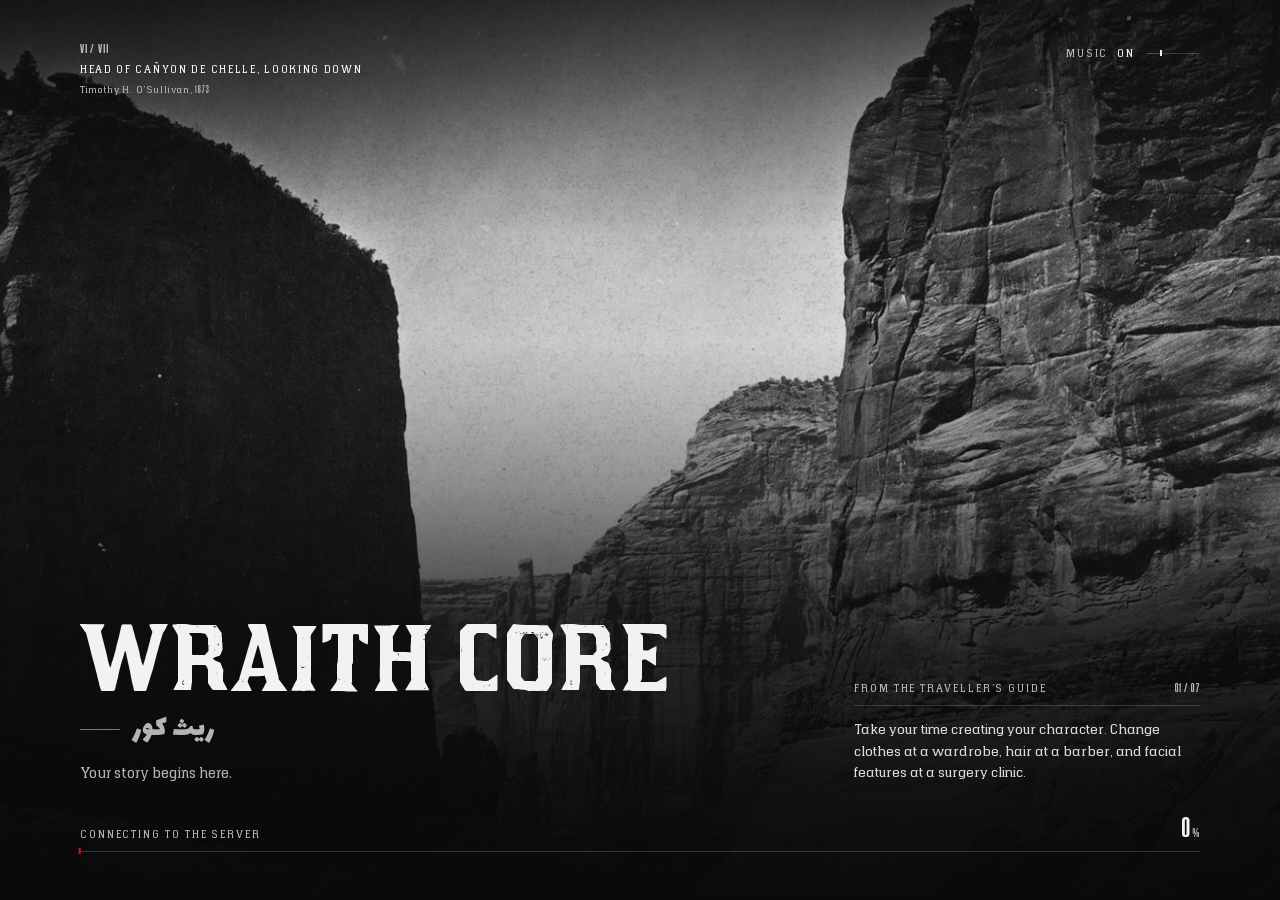
<file: html/index.html>
<!doctype html>
<html lang="en" dir="ltr">
<head>
<meta charset="utf-8">
<meta name="viewport" content="width=device-width, initial-scale=1">
<title>Wraith Core</title>
<link rel="stylesheet" href="tokens.css">
<link rel="stylesheet" href="loading.css">
</head>
<body>
  <!-- 1. the plate: a real survey photograph, at most two layers (the one on screen and the one developing over it) -->
  <div class="plates" id="plates" aria-hidden="true"></div>
  <!-- 2. scrims (bottom band for the type, top band for the caption, the plate-edge burn) and 3. grain -->
  <div class="scrim" aria-hidden="true"></div>
  <div class="grain" aria-hidden="true"></div>

  <!-- 4. type -->
  <div class="ui" id="ui">
    <header class="top">
      <div class="caption">
        <p class="cap-body" id="cap-body">
          <span class="cap-no t-num" id="cap-no"></span>
          <span class="cap-title" id="cap-title"></span>
          <span class="cap-credit" id="cap-credit"></span>
        </p>
      </div>
      <div class="music" id="music">
        <button type="button" class="music-toggle t-label" id="music-toggle" aria-pressed="false">
          <span id="music-label"></span> <b id="music-state"></b>
        </button>
        <input type="range" class="music-vol" id="music-vol" min="0" max="1" step="0.01" value="0.25">
      </div>
    </header>

    <section class="mark">
      <p class="welcome" id="welcome" hidden></p>
      <h1 class="wordmark" id="wordmark">
        <span class="wm-primary" id="wm-primary"></span>
        <span class="wm-second" id="wm-second"></span>
      </h1>
      <p class="tagline" id="tagline"></p>
    </section>

    <aside class="tip" id="tip" hidden>
      <p class="tip-head t-label"><span id="tip-label"></span><span class="tip-count t-num" id="tip-count"></span></p>
      <p class="tip-text" id="tip-text"></p>
    </aside>

    <footer class="load" id="load">
      <div class="load-row">
        <span class="status t-label" id="status" aria-live="polite"></span>
        <span class="pct t-num"><b id="pct">0</b><small>%</small></span>
      </div>
      <div class="track" id="progress" role="progressbar" aria-valuemin="0" aria-valuemax="100" aria-valuenow="0">
        <i class="fill"></i><i class="tick"></i>
      </div>
    </footer>

    <p class="legal">
      <span id="legal"></span>
      <span class="contact" id="contact" hidden></span>
    </p>
  </div>

  <script src="plates.js"></script>
  <script src="loading.js"></script>
</body>
</html>
</file>
<file: html/tokens.css>
/* ui-scale */
:root{--ws-px:max(.6667px,min(.0925926vh,.0520833vw));--ws-fpx:max(.8px,min(.0925926vh,.0520833vw));--ws-gutter:max(0px,calc((100vw - 177.7778vh) / 2))}

/* ════════════════════════════════════════════════════════════════════════════
   Wraith Core · shared tokens for the loading screen (index.html) and the loading
   curtain (overlay.html): palette, fonts, the type roles and the shared motion curve.

   Ink and paper in black and white (the launcher's neutral palette: no cream, no warm
   tint), RDR typography, one red. Every file is local (the connection
   loadscreen runs before any other NUI and must work offline).
   ════════════════════════════════════════════════════════════════════════════ */

/* ── Latin faces (already shipped with the server) ───────────────────────── */
@font-face { font-family: 'RDR Lino'; src: url(fonts/RDRLino-Regular.woff2) format('woff2'); font-display: block; }
@font-face { font-family: 'Hapna Slab'; src: url(fonts/HapnaSlabSerif-DemiBold.woff2) format('woff2'); font-display: block; }
@font-face { font-family: 'RDR Catalogue'; src: url(fonts/RDRCatalogueBold-Bold.woff2) format('woff2'); font-display: block; }

/* ── Arabic faces (SIL OFL 1.1, licences next to the files in fonts/) ────── */
/* Lalezar: heavy poster lettering, the Arabic counterpart of RDR Lino's wood type */
@font-face {
  font-family: 'Lalezar'; font-weight: 400; font-display: block;
  src: url(fonts/Lalezar-400-arabic.woff2) format('woff2');
  unicode-range: U+0600-06FF, U+0750-077F, U+0870-088E, U+0890-0891, U+0897-08E1, U+08E3-08FF, U+200C-200E, U+2010-2011, U+204F, U+2E41, U+FB50-FDFF, U+FE70-FE74, U+FE76-FEFC;
}
/* Amiri: the Bulaq (Amiria) press Naskh, period letterpress for the body */
@font-face {
  font-family: 'Amiri'; font-weight: 400; font-display: block;
  src: url(fonts/Lalezar-400-arabic.woff2) format('woff2');
  unicode-range: U+0600-06FF, U+0750-077F, U+0870-088E, U+0890-0891, U+0897-08E1, U+08E3-08FF, U+200C-200E, U+2010-2011, U+204F, U+2E41, U+FB50-FDFF, U+FE70-FE74, U+FE76-FEFC;
}
@font-face {
  font-family: 'Amiri'; font-weight: 400; font-display: block;
  src: url(fonts/Amiri-400-latin.woff2) format('woff2');
  unicode-range: U+0000-00FF, U+0131, U+0152-0153, U+02BB-02BC, U+02C6, U+02DA, U+02DC, U+0304, U+0308, U+0329, U+2000-206F, U+20AC, U+2122, U+2191, U+2193, U+2212, U+2215, U+FEFF, U+FFFD;
}
/* Aref Ruqaa: everyday handwriting, for the caption written on the plate */
@font-face {
  font-family: 'Aref Ruqaa'; font-weight: 400; font-display: block;
  src: url(fonts/Lalezar-400-arabic.woff2) format('woff2');
  unicode-range: U+0600-06FF, U+0750-077F, U+0870-088E, U+0890-0891, U+0897-08E1, U+08E3-08FF, U+200C-200E, U+2010-2011, U+204F, U+2E41, U+FB50-FDFF, U+FE70-FE74, U+FE76-FEFC;
}
/* Tajawal: small UI labels only */
@font-face { font-family: 'Tajawal'; font-weight: 400; font-display: block; src: url(fonts/Lalezar-400-arabic.woff2) format('woff2'); }
@font-face { font-family: 'Tajawal'; font-weight: 700; font-display: block; src: url(fonts/Lalezar-400-arabic.woff2) format('woff2'); }
@font-face { font-family: 'Noto Sans Arabic'; font-display: swap; src: url(fonts/Lalezar-400-arabic.woff2) format('woff2'); }
/* Unified digits (owner, 2026-11-21): RDR Catalogue for 0-9 in every text face */
@font-face { font-family: 'RDR Lino'; src: url(fonts/RDRCatalogueBold-Bold.woff2) format('woff2'); unicode-range: U+0030-0039; font-display: block; }
@font-face { font-family: 'Hapna Slab'; src: url(fonts/RDRCatalogueBold-Bold.woff2) format('woff2'); unicode-range: U+0030-0039; font-display: block; }
@font-face { font-family: 'Lalezar'; font-weight: 400; src: url(fonts/RDRCatalogueBold-Bold.woff2) format('woff2'); unicode-range: U+0030-0039; font-display: block; }
@font-face { font-family: 'Amiri'; font-weight: 400; src: url(fonts/RDRCatalogueBold-Bold.woff2) format('woff2'); unicode-range: U+0030-0039; font-display: block; }
@font-face { font-family: 'Aref Ruqaa'; font-weight: 400; src: url(fonts/RDRCatalogueBold-Bold.woff2) format('woff2'); unicode-range: U+0030-0039; font-display: block; }
@font-face { font-family: 'Tajawal'; font-weight: 400; src: url(fonts/RDRCatalogueBold-Bold.woff2) format('woff2'); unicode-range: U+0030-0039; font-display: block; }
@font-face { font-family: 'Tajawal'; font-weight: 700; src: url(fonts/RDRCatalogueBold-Bold.woff2) format('woff2'); unicode-range: U+0030-0039; font-display: block; }
@font-face { font-family: 'Noto Sans Arabic'; src: url(fonts/RDRCatalogueBold-Bold.woff2) format('woff2'); unicode-range: U+0030-0039; font-display: swap; }

:root {
  /* palette */
  /* 2026-11-05 (owner): the website's look (store.wraith7.com): its inks and its red; progress fills in the red.
     Paper (text) stays neutral. */
  --ink: #0B0A0A;          /* page, scrims: the site's black */
  --ink-2: #151313;        /* deep shadows, the curtain field */
  --paper: #F2F2F2;        /* wordmark, primary text, progress fill */
  --paper-dim: #B4B4B4;    /* secondary text, labels, the second-script name */
  --paper-faint: #7A7A7A;  /* rules beside the name, the legal line */
  --rule: rgba(242, 242, 242, .18);
  --red: #D0161B;          /* the progress fill, its leading tick */

  /* layout (1rem = 20px at 1920x1080, 13.3px at 1280x720) */
  --edge: calc(6rem + var(--ws-gutter));   /* 21:9 / 32:9: the type stands in the centred 16:9 frame */
  --head: 3.2rem;
  --foot: 3.6rem;

  /* faces */
  --f-mark: 'RDR Lino', Georgia, serif;
  --f-mark-ar: 'Lalezar', 'Tajawal', 'Noto Sans Arabic', sans-serif;
  --f-body: 'Hapna Slab', Georgia, serif;
  --f-body-ar: 'Amiri', 'Noto Sans Arabic', serif;
  --f-ui-ar: 'Tajawal', 'Noto Sans Arabic', sans-serif;
  --f-hand-ar: 'Aref Ruqaa', 'Amiri', serif;
  --f-num: 'RDR Catalogue', 'Hapna Slab', sans-serif;

  --ease: cubic-bezier(.2, .7, .2, 1);
}

html { font-size: clamp(calc(12 * var(--ws-fpx)), min(1.04vw, 1.85vh), calc(24 * var(--ws-fpx))); }
*, *::before, *::after { box-sizing: border-box; margin: 0; padding: 0; }
html, body { width: 100%; height: 100%; overflow: hidden; }
body {
  color: var(--paper);
  font-family: var(--f-body);
  -webkit-font-smoothing: antialiased;
  text-rendering: optimizeLegibility;
  user-select: none;
}
[dir=rtl] body { font-family: var(--f-body-ar); }

/* ── shared type roles ───────────────────────────────────────────────────── */
/* labels: status, tip label, music, caption title (Latin only is tracked) */
.t-label {
  font: max(calc(11 * var(--ws-fpx)), .8rem)/1.2 var(--f-body);
  text-transform: uppercase;
  letter-spacing: .18em;
  color: var(--paper-dim);
}
[dir=rtl] .t-label {
  font: 700 .9rem/1.3 var(--f-ui-ar);
  text-transform: none;
  letter-spacing: 0;
}
.t-num { font-family: var(--f-num); letter-spacing: .04em; direction: ltr; unicode-bidi: isolate; }

/* the grain: a tile shifted between eight offsets, stepped (not smoothed). The layer only
   overhangs the screen by what the largest offset needs (5% of 116% < 8%), so the blended
   surface stays near screen size */
.grain {
  position: fixed; inset: -8%; pointer-events: none;
  background: url(img/pm-grain.png);
  opacity: .22; mix-blend-mode: multiply;
  animation: grain .9s steps(1) infinite;
}
@keyframes grain {
  0%   { transform: translate(0, 0); }
  12.5%{ transform: translate(-3%, 2%); }
  25%  { transform: translate(2%, -4%); }
  37.5%{ transform: translate(-5%, -1%); }
  50%  { transform: translate(4%, 3%); }
  62.5%{ transform: translate(-1%, 5%); }
  75%  { transform: translate(3%, -2%); }
  87.5%{ transform: translate(-4%, -5%); }
}
@media (prefers-reduced-motion: reduce) { .grain { animation: none; } }
</file>
<file: html/loading.css>
/* ui-scale */
:root{--ws-px:max(.6667px,min(.0925926vh,.0520833vw));--ws-fpx:max(.8px,min(.0925926vh,.0520833vw));--ws-gutter:max(0px,calc((100vw - 177.7778vh) / 2))}

/* ════════════════════════════════════════════════════════════════════════════
   Wraith Core · the loading screen ("The Survey Plates")

   One real survey photograph, full-bleed and graded into ink and paper, drifting slowly;
   one typographic wordmark; hairlines and type, nothing boxed. Layers, back to front:
   plate, scrims, grain, type. Positions use logical properties so Arabic mirrors for free
   (the photograph itself is never mirrored).
   ════════════════════════════════════════════════════════════════════════════ */

body { background: var(--ink); }

/* ── 1. the plate ─────────────────────────────────────────────────────────── */
.plates {
  position: fixed; inset: 0; overflow: hidden;
  background: var(--ink);
  transition: opacity .7s var(--ease);
}
.plate {
  position: absolute; inset: -2%;
  background: var(--ink) center / cover no-repeat;
  will-change: transform, opacity;
  /* the photographs are printed in black and white, as the launcher's plates (the files keep
     their albumen tone; the page drops it) */
  filter: grayscale(1);
  /* develop-in (one-off filter) + the Ken Burns drift; the x direction alternates plate by
     plate (.alt) and mirrors in Arabic */
  animation: develop var(--develop, 1.8s) var(--ease) backwards, drift-a 18s linear both;
}
.plate.alt { animation-name: develop, drift-b; }
[dir=rtl] .plate { animation-name: develop, drift-b; }
[dir=rtl] .plate.alt { animation-name: develop, drift-a; }

@keyframes develop {
  from { opacity: 0; filter: grayscale(1) brightness(1.35) contrast(.9) blur(calc(3 * var(--ws-px))); }
  to   { opacity: 1; filter: grayscale(1) brightness(1) contrast(1) blur(0); }
}
@keyframes drift-a {
  from { transform: scale(1.04) translate3d(0, 0, 0); }
  to   { transform: scale(1.12) translate3d(-1.2%, -.6%, 0); }
}
@keyframes drift-b {
  from { transform: scale(1.04) translate3d(0, 0, 0); }
  to   { transform: scale(1.12) translate3d(1.2%, -.6%, 0); }
}

/* ── 2. scrims: a bottom band for the type, a top band for the caption, the plate-edge burn ── */
.scrim {
  --cap-x: 0%;             /* the caption corner: top inline-start */
  position: fixed; inset: 0; pointer-events: none;
  background:
    /* the caption corner burns a little deeper, as the corners of a wet plate do, so the
       caption reads on a pale sky */
    radial-gradient(52rem 20rem at var(--cap-x) 0%, rgba(11, 10, 10, .5) 0%, rgba(11, 10, 10, .3) 45%, rgba(11, 10, 10, 0) 100%),
    radial-gradient(120% 90% at 50% 42%, rgba(11, 10, 10, 0) 52%, rgba(11, 10, 10, .62) 100%),
    linear-gradient(to top, var(--ink) 0%, rgba(11, 10, 10, .95) 14%, rgba(11, 10, 10, .78) 30%, rgba(11, 10, 10, .35) 46%, rgba(11, 10, 10, 0) 62%),
    linear-gradient(to bottom, rgba(11, 10, 10, .72) 0%, rgba(11, 10, 10, .3) 14%, rgba(11, 10, 10, 0) 26%);
}
[dir=rtl] .scrim { --cap-x: 100%; }

/* ── 4. type ──────────────────────────────────────────────────────────────── */
.ui { position: fixed; inset: 0; transition: opacity .3s var(--ease); }
html:not(.is-ready) .ui { visibility: hidden; }

/* top line: the plate caption (inline-start) and the music (inline-end) */
.top {
  position: absolute; top: var(--head); inset-inline: var(--edge);
  display: flex; justify-content: space-between; align-items: flex-start; gap: 2rem;
}
.caption { max-width: 30rem; }
.cap-body { display: grid; gap: .45rem; justify-items: start; transition: opacity .5s var(--ease); }
.cap-body.is-out { opacity: 0; transition-duration: .3s; }
.cap-no { font-size: 1rem; line-height: 1; color: var(--paper-dim); }
.cap-title {
  font: max(calc(11 * var(--ws-fpx)), .8rem)/1.4 var(--f-body);
  text-transform: uppercase; letter-spacing: .16em;
  color: var(--paper);
}
.cap-credit { font: max(calc(11 * var(--ws-fpx)), .75rem)/1.3 var(--f-body); letter-spacing: .08em; color: var(--paper-dim); }

.music { display: flex; align-items: center; gap: .9rem; flex: none; }
.music-toggle {
  background: none; border: 0; cursor: pointer; padding: .35rem 0;
  color: var(--paper-dim);
}
.music-toggle b { font-weight: inherit; color: var(--paper); margin-inline-start: .45em; }
.music-toggle:focus-visible, .music-vol:focus-visible { outline: max(1px, calc(1 * var(--ws-px))) solid var(--rule); outline-offset: .45rem; }
.music-vol {
  --v: 25%;
  -webkit-appearance: none; appearance: none;
  width: 4rem; height: 1.1rem; background: transparent; cursor: pointer;
}
.music-vol::-webkit-slider-runnable-track {
  height: max(1px, calc(1 * var(--ws-px)));
  background: linear-gradient(to right, var(--red) var(--v), var(--rule) var(--v));
}
[dir=rtl] .music-vol::-webkit-slider-runnable-track {
  background: linear-gradient(to left, var(--red) var(--v), var(--rule) var(--v));
}
.music-vol::-webkit-slider-thumb {
  -webkit-appearance: none; appearance: none;
  width: max(2px, calc(2 * var(--ws-px))); height: calc(9 * var(--ws-px)); margin-top: calc(-4 * var(--ws-px));
  border: 0; border-radius: 0; background: var(--paper);
}
.music.is-off .music-toggle b { color: var(--paper-dim); }
.music.is-off .music-vol { opacity: .4; }

/* the wordmark block, bottom inline-start */
.mark {
  position: absolute; inset-inline-start: var(--edge); bottom: calc(var(--foot) + 5.2rem);
  max-width: 46rem;
}
.welcome { font: 1.1rem/1.3 var(--f-body); color: var(--paper-dim); margin-bottom: 1rem; }
.welcome bdi { color: var(--paper); }
/* the Discord picture: a small developed plate in the page's own inks, the one red as its mark band */
.welcome.has-avatar { display: flex; align-items: center; gap: .9rem; }
.welcome-avatar {
  position: relative; flex: none; width: 3rem; height: 3rem;
  border-inline-start: 3px solid var(--red);
  background: var(--ink-2); box-shadow: 0 .35rem 1.2rem rgba(0, 0, 0, .55);
}
.welcome-avatar img {
  display: block; width: 100%; height: 100%; object-fit: cover;
  filter: grayscale(1) contrast(1.08) brightness(.95);
}
.welcome-avatar::after {      /* the plate's edge: one hairline, like the rules beside the name */
  content: ''; position: absolute; inset: 0; border: 1px solid var(--rule); border-inline-start: 0; pointer-events: none;
}
.wordmark { font-weight: 400; }
.wm-primary {
  display: block;
  font: 6.4rem/.86 var(--f-mark); letter-spacing: .02em;
  color: var(--paper);
}
.wm-second {
  display: flex; align-items: center; gap: 1rem;
  margin-top: .9rem;
  font: 2.3rem/1 var(--f-mark-ar);
  color: var(--paper-dim);
}
.wm-second::before { content: ''; flex: none; width: 3rem; height: max(1px, calc(1 * var(--ws-px))); background: var(--paper-faint); }
.tagline { margin-top: 1.3rem; font: 1.1rem/1.4 var(--f-body); color: var(--paper-dim); }

/* the tip column, bottom inline-end */
.tip {
  position: absolute; inset-inline-end: var(--edge); bottom: calc(var(--foot) + 5.2rem);
  width: 26rem;
}
.tip-head {
  display: flex; justify-content: space-between; align-items: baseline; gap: 1rem;
  padding-bottom: .7rem; margin-bottom: .9rem;
  border-bottom: max(1px, calc(1 * var(--ws-px))) solid var(--rule);
}
.tip-count { font-size: .95rem; line-height: 1; color: var(--paper-dim); }
.tip-text {
  font: 1.05rem/1.55 var(--f-body);
  color: rgba(242, 242, 242, .9);
  min-height: 3.1em;
  text-wrap: pretty;   /* no lone word on the last line (ignored by an older CEF, harmlessly) */
  transition: opacity .48s var(--ease), transform .48s var(--ease);
}
.tip-text.is-out { opacity: 0; transform: translateY(-.3rem); transition-duration: .32s; }
.tip-text.is-pre { opacity: 0; transform: translateY(.3rem); transition: none; }
kbd {
  display: inline-block; min-width: 1.75em;
  font: .95rem/1 var(--f-num); letter-spacing: .06em; text-align: center;
  padding: .2em .4em .1em; margin: 0 .12em;
  border: max(1px, calc(1 * var(--ws-px))) solid rgba(242, 242, 242, .4); border-radius: max(2px, calc(2 * var(--ws-px)));
  color: var(--paper);
  vertical-align: .08em;
  direction: ltr; unicode-bidi: isolate; white-space: nowrap;
}

/* an arrow key: the legend comes from a symbol face, set a little larger to match the letters */
kbd.is-arrow { font: 1.05rem/.9 'Segoe UI Symbol', 'Segoe UI', sans-serif; letter-spacing: 0; padding: .16em .4em .12em; }
/* keys written side by side stay together and in keyboard order ([←] [→]), in Arabic too */
.keys { white-space: nowrap; direction: ltr; unicode-bidi: isolate; }

/* the progress row: status and percentage over one hairline, edge to edge */
.load { position: absolute; inset-inline: var(--edge); bottom: var(--foot); }
.load-row { display: flex; justify-content: space-between; align-items: flex-end; gap: 2rem; margin-bottom: .8rem; }
.status { transition: opacity .24s linear; }
.status.is-out { opacity: 0; }
.pct { font-size: 2.2rem; line-height: .8; color: var(--paper); white-space: nowrap; }
.pct b { font-weight: inherit; }
.pct small { font-size: .45em; color: var(--paper-dim); margin-inline-start: .12em; }
.track { --p: 0; position: relative; height: max(1px, calc(1 * var(--ws-px))); background: var(--rule); }
/* the fill scales and the tick rides a rail: both are transforms, so both stay on the compositor */
.fill, .tick { position: absolute; transition: transform .6s var(--ease); }
.fill {
  top: min(-0.5px, calc(-0.5 * var(--ws-px))); inset-inline-start: 0; width: 100%; height: max(2px, calc(2 * var(--ws-px)));
  background: var(--red);
  transform-origin: left center;
  transform: scaleX(var(--p));
}
[dir=rtl] .fill { transform-origin: right center; }
.tick { inset: 0; transform: translateX(calc((var(--p) - 1) * 100%)); }
[dir=rtl] .tick { transform: translateX(calc((1 - var(--p)) * 100%)); }
/* the one red on the page: a 2x9 tick at the leading edge */
.tick::after {
  content: ''; position: absolute; inset-inline-end: min(-1px, calc(-1 * var(--ws-px))); top: calc(-4 * var(--ws-px));
  width: max(2px, calc(2 * var(--ws-px))); height: calc(9 * var(--ws-px)); background: var(--red);
}
.load.is-idle .tick::after { animation: breathe 1.6s ease-in-out infinite; }
@keyframes breathe { 50% { opacity: .35; } }

/* the licence line, the very bottom edge */
.legal {
  position: absolute; inset-inline: var(--edge); bottom: 1.15rem;
  display: flex; justify-content: space-between; gap: 2rem;
  font: max(calc(9 * var(--ws-fpx)), .56rem)/1.2 var(--f-body);
  letter-spacing: .12em; text-transform: uppercase;
  color: var(--paper-faint);
}
.legal .contact { text-transform: none; letter-spacing: .06em; }
/* Arabic is never tracked: in Arabic only the address itself keeps the tracking */
[dir=rtl] .legal .contact { letter-spacing: 0; }
[dir=rtl] .legal .contact bdi { letter-spacing: .06em; }

/* ── Arabic ───────────────────────────────────────────────────────────────── */
[dir=rtl] .wm-primary { font: 6.6rem/1.1 var(--f-mark-ar); letter-spacing: 0; }
[dir=rtl] .wm-second { font: 1.8rem/1 var(--f-mark); letter-spacing: .2em; margin-top: .5rem; }
[dir=rtl] .welcome, [dir=rtl] .tagline { font: 1.3rem/1.5 var(--f-body-ar); }
[dir=rtl] .welcome { margin-bottom: .6rem; }
[dir=rtl] .tagline { margin-top: 1rem; }
[dir=rtl] .tip-text { font: 1.25rem/1.7 var(--f-body-ar); }
[dir=rtl] .cap-title { font: 1.35rem/1.25 var(--f-hand-ar); letter-spacing: 0; text-transform: none; color: var(--paper); opacity: .86; }
[dir=rtl] .cap-credit { font: 700 .9rem/1.3 var(--f-ui-ar); letter-spacing: 0; }
[dir=rtl] .legal { font: 400 max(calc(10 * var(--ws-fpx)), .62rem)/1.3 var(--f-ui-ar); letter-spacing: 0; text-transform: none; }

/* ── motion: the boot rise, one ease, no per-letter stagger ───────────────── */
@keyframes rise { from { opacity: 0; transform: translateY(.6rem); } }
.is-ready .wordmark { animation: rise 1s var(--ease) .4s both; }
.is-ready .welcome  { animation: rise .9s var(--ease) .7s both; }
.is-ready .tagline  { animation: rise .9s var(--ease) .9s both; }
.is-ready .tip, .is-ready .load, .is-ready .legal { animation: rise .9s var(--ease) 1s both; }
.is-ready .caption, .is-ready .music { animation: rise .9s var(--ease) 1.2s both; }

/* ── exit: the type to ink in 300 ms, the plate in 700 ms ─────────────────── */
.is-exit .ui { opacity: 0; }
.is-exit .plates, .is-exit .grain { opacity: 0; transition: opacity .7s var(--ease); }

/* ── reduced motion: no drift and no grain movement; the crossfades stay ──── */
@media (prefers-reduced-motion: reduce) {
  .plate, .plate.alt, [dir=rtl] .plate, [dir=rtl] .plate.alt { animation: develop var(--develop, 1.8s) var(--ease) backwards; transform: scale(1.04); }
}

/* a narrow window (not a game resolution): the tip moves up under the music */
@media (max-aspect-ratio: 1000/1080) {
  .tip { bottom: auto; top: calc(var(--head) + 6rem); }
}

/* ?static=1 in the dev harness: every element at rest, for screenshots */
.is-static *, .is-static *::after { animation: none !important; transition: none !important; }
.is-static .plate { transform: scale(1.06); }
</file>
